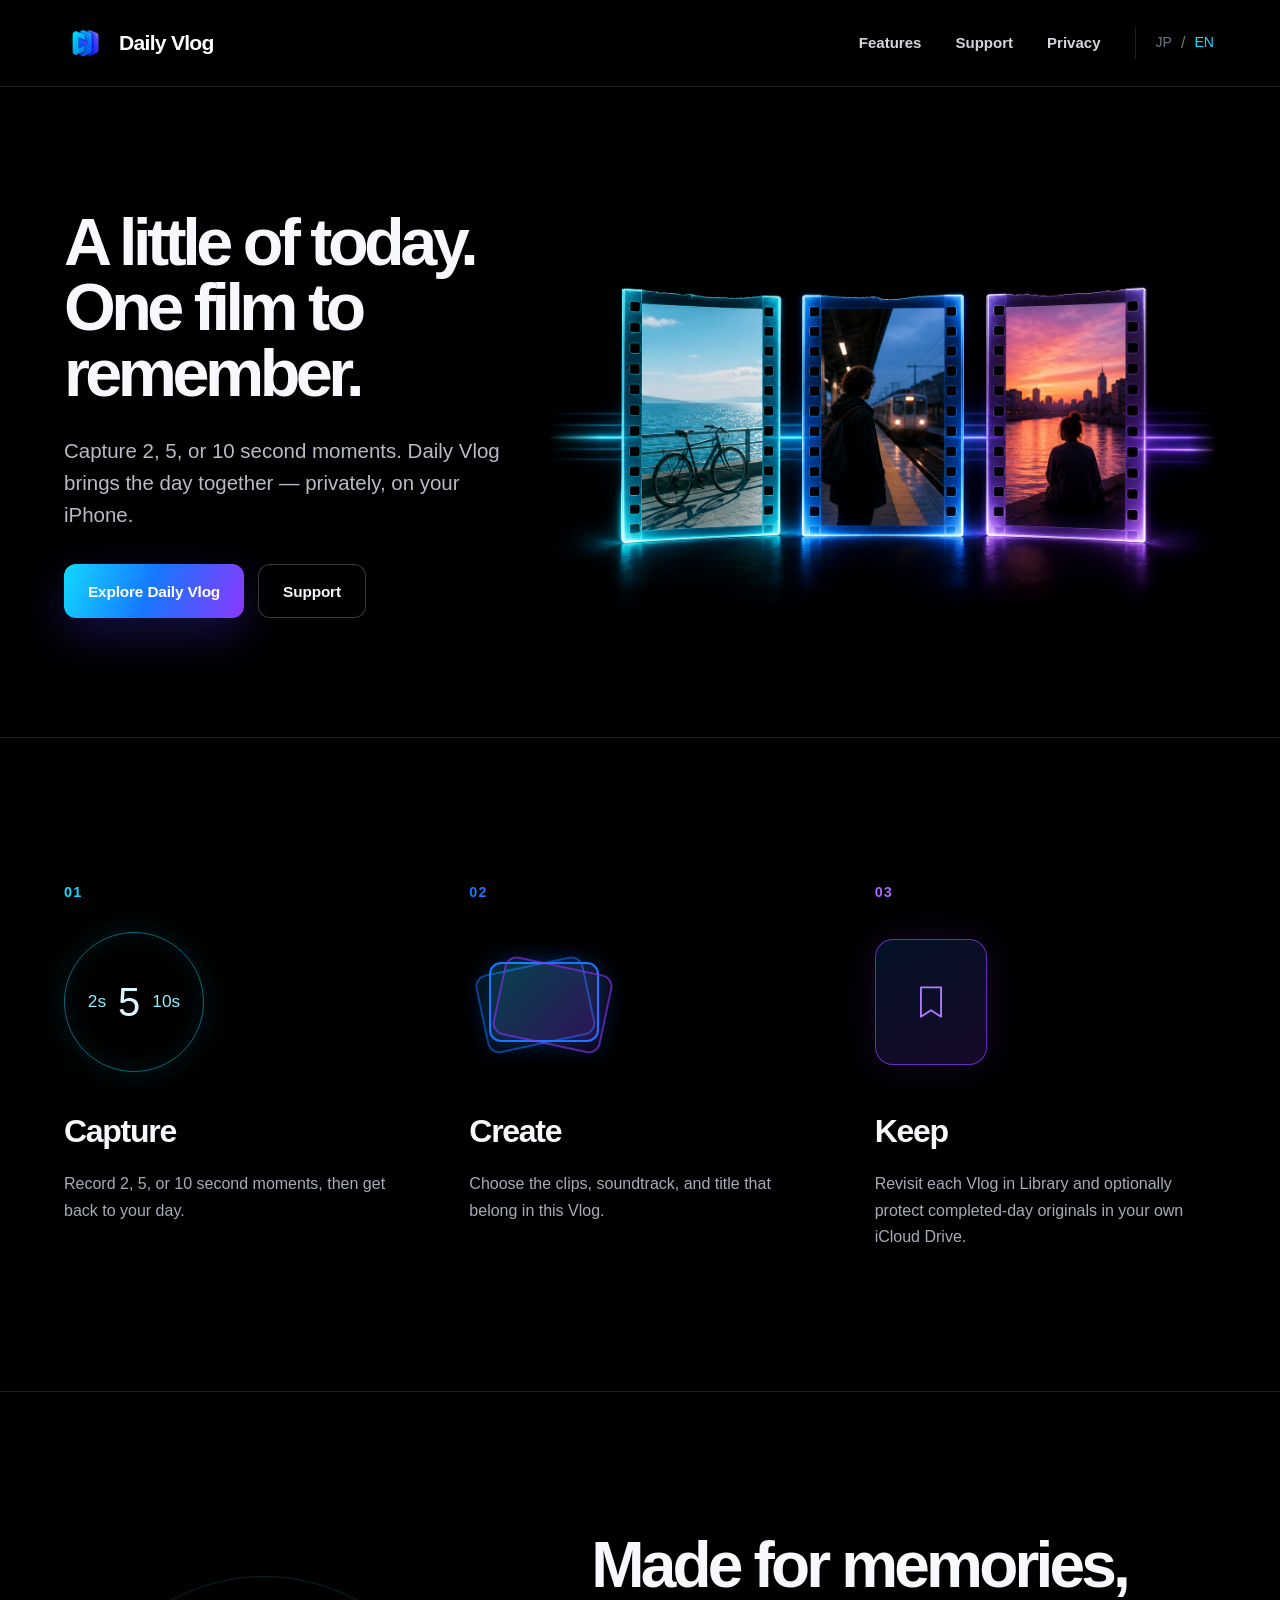
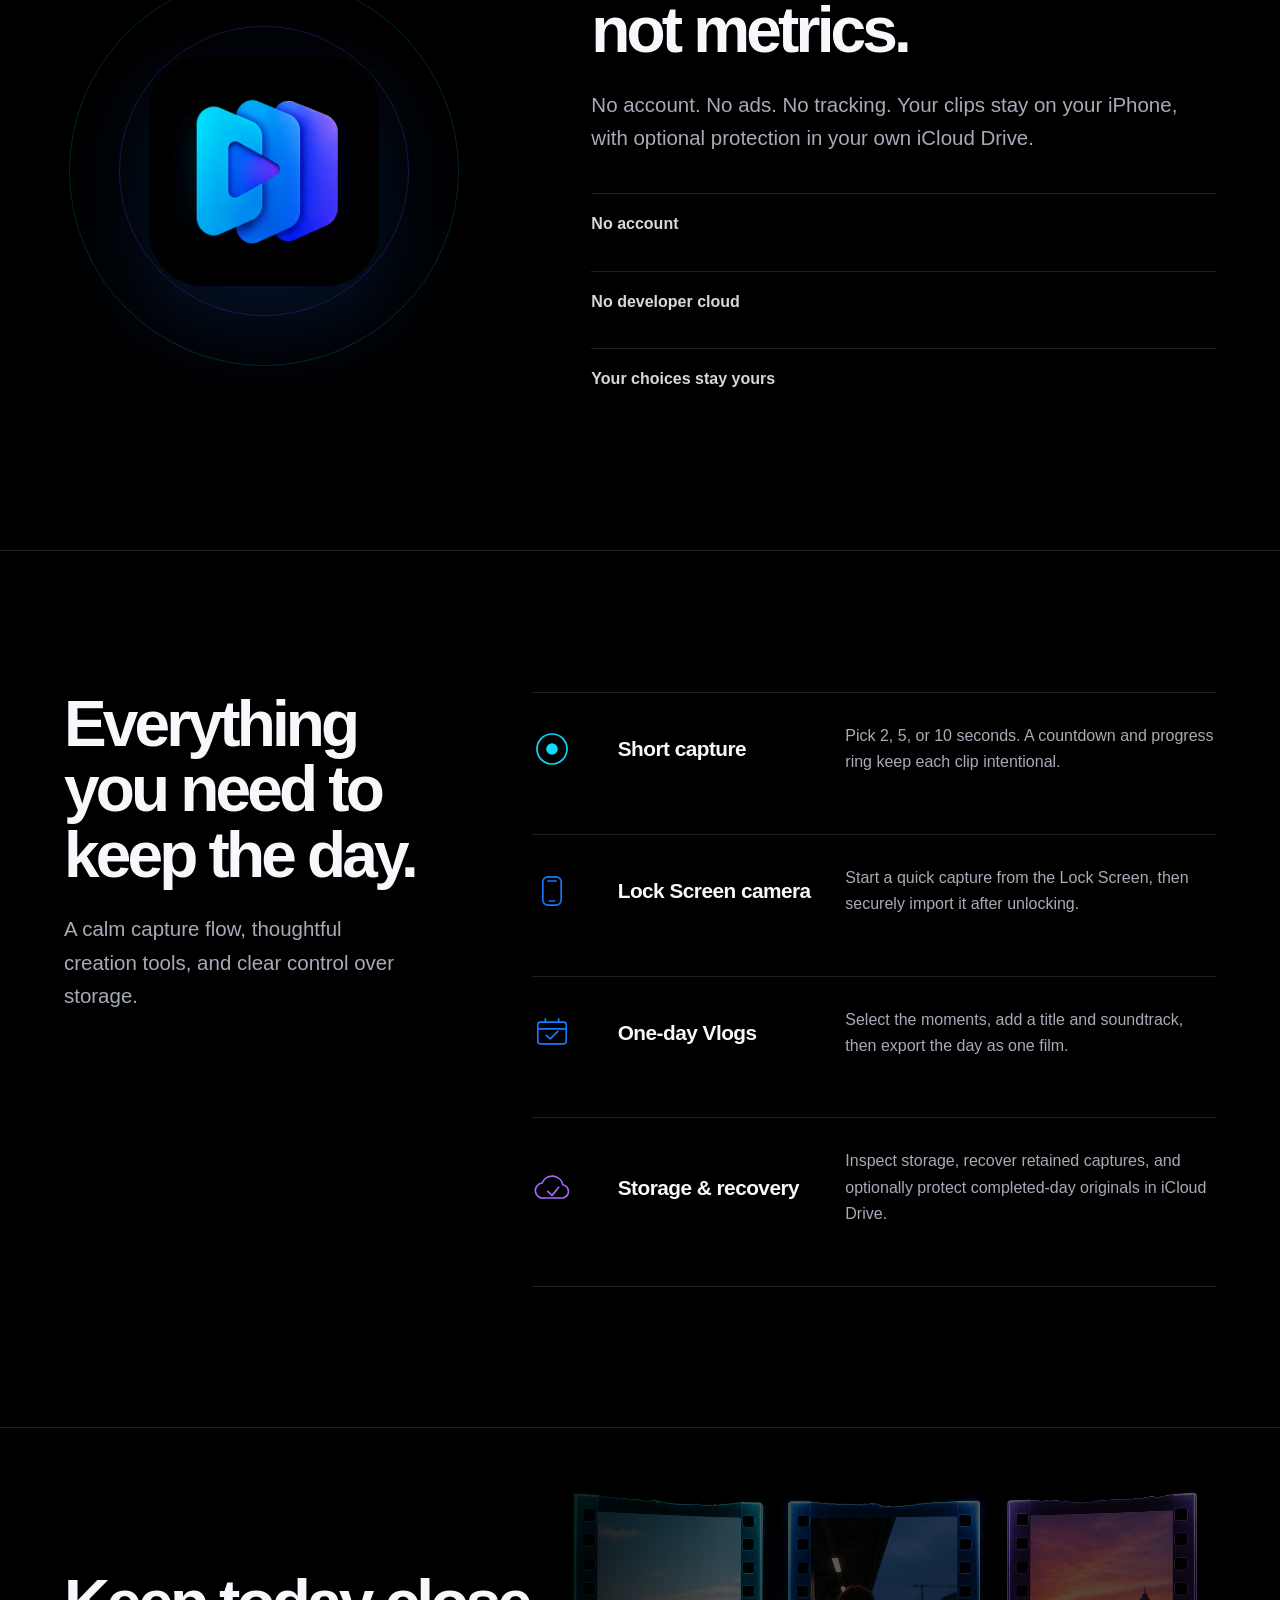
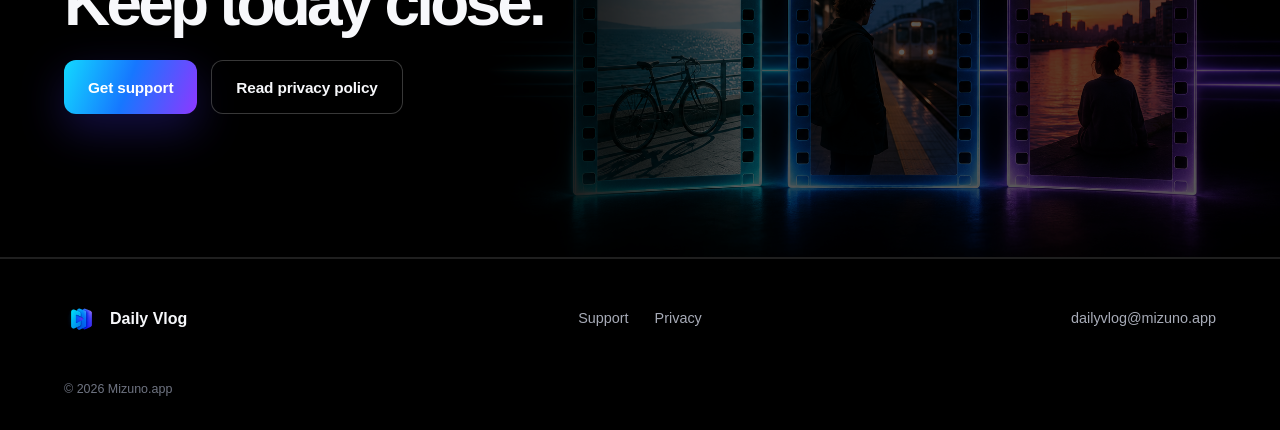
<file: index.html>
<!doctype html>
<html lang="en">
  <head>
    <meta charset="utf-8">
    <meta name="viewport" content="width=device-width, initial-scale=1">
    <meta name="description" content="Daily Vlog turns short moments from your day into a private video journal on iPhone.">
    <meta name="theme-color" content="#000000">
    <meta property="og:type" content="website">
    <meta property="og:title" content="Daily Vlog — A little of today. One film to remember.">
    <meta property="og:description" content="Capture 2, 5, or 10 second moments and keep the day as one private Vlog.">
    <meta property="og:url" content="https://dailyvlog.mizuno.app/">
    <meta property="og:image" content="https://dailyvlog.mizuno.app/assets/app-icon.png">
    <link rel="canonical" href="https://dailyvlog.mizuno.app/">
    <link rel="icon" href="/assets/app-icon.png">
    <link rel="stylesheet" href="/styles.css?v=4">
    <title>Daily Vlog — A little of today. One film to remember.</title>
    <script src="/app.js?v=1" defer></script>
  </head>
  <body data-title-en="Daily Vlog — A little of today. One film to remember." data-title-ja="Daily Vlog — 今日を少しずつ、1本の映像に">
    <a class="skip-link" href="#main">Skip to content</a>
    <div class="shell">
      <header class="topbar">
        <div class="topbar__inner">
          <a class="brand" href="/" aria-label="Daily Vlog home">
            <img src="/assets/app-icon.png" alt="" width="42" height="42">
            <span>Daily Vlog</span>
          </a>
          <button class="menu-button" type="button" aria-expanded="false" aria-label="Open menu" data-menu-button><span></span></button>
          <nav class="nav" aria-label="Primary navigation" data-nav>
            <a href="#features"><span data-lang="en">Features</span><span data-lang="ja" hidden>機能</span></a>
            <a href="/support/"><span data-lang="en">Support</span><span data-lang="ja" hidden>サポート</span></a>
            <a href="/privacy/"><span data-lang="en">Privacy</span><span data-lang="ja" hidden>プライバシー</span></a>
            <div class="lang-switch" aria-label="Language">
              <button type="button" data-lang-button="ja" aria-pressed="false">JP</button><span>/</span><button class="is-active" type="button" data-lang-button="en" aria-pressed="true">EN</button>
            </div>
          </nav>
        </div>
      </header>

      <main id="main">
        <section class="hero">
          <div class="hero__inner">
            <div class="hero__copy" data-reveal>
              <div data-lang="en">
                <h1>A little of today.<br>One film to remember.</h1>
                <p class="hero__lead">Capture 2, 5, or 10 second moments. Daily Vlog brings the day together — privately, on your iPhone.</p>
                <div class="actions">
                  <a class="button button--primary" href="#workflow">Explore Daily Vlog</a>
                  <a class="button button--ghost" href="/support/">Support</a>
                </div>
              </div>
              <div data-lang="ja" hidden>
                <h1>今日を少しずつ。<br>思い出せる1本の映像に。</h1>
                <p class="hero__lead">2秒・5秒・10秒の短い瞬間を撮影。Daily Vlogが、iPhoneの中でその日を1本にまとめます。</p>
                <div class="actions">
                  <a class="button button--primary" href="#workflow">Daily Vlogを見る</a>
                  <a class="button button--ghost" href="/support/">サポート</a>
                </div>
              </div>
            </div>
            <div class="hero__media" data-reveal>
              <img src="/assets/hero-moments.png" alt="Three cinematic moments from an ordinary day" width="1536" height="1024">
            </div>
          </div>
        </section>

        <section class="section" id="workflow">
          <div class="section__inner">
            <div class="workflow">
              <article class="workflow__item" data-reveal>
                <span class="workflow__number">01</span>
                <div class="workflow__visual" aria-hidden="true"><div class="duration-dial"><span>2s</span><strong>5</strong><span>10s</span></div></div>
                <h3><span data-lang="en">Capture</span><span data-lang="ja" hidden>撮る</span></h3>
                <p data-lang="en">Record 2, 5, or 10 second moments, then get back to your day.</p>
                <p data-lang="ja" hidden>2秒・5秒・10秒の短い瞬間を撮って、すぐ日常へ戻れます。</p>
              </article>
              <article class="workflow__item" data-reveal>
                <span class="workflow__number">02</span>
                <div class="workflow__visual" aria-hidden="true"><div class="film-stack"><span></span><span></span><span></span></div></div>
                <h3><span data-lang="en">Create</span><span data-lang="ja" hidden>つくる</span></h3>
                <p data-lang="en">Choose the clips, soundtrack, and title that belong in this Vlog.</p>
                <p data-lang="ja" hidden>残したいクリップ、サウンドトラック、タイトルを選んで1本に。</p>
              </article>
              <article class="workflow__item" data-reveal>
                <span class="workflow__number">03</span>
                <div class="workflow__visual" aria-hidden="true"><div class="keep-mark"><svg viewBox="0 0 48 48" fill="none"><path d="M13 8h22v32L24 33l-11 7V8Z" stroke="currentColor" stroke-width="2" stroke-linejoin="round"/></svg></div></div>
                <h3><span data-lang="en">Keep</span><span data-lang="ja" hidden>残す</span></h3>
                <p data-lang="en">Revisit each Vlog in Library and optionally protect completed-day originals in your own iCloud Drive.</p>
                <p data-lang="ja" hidden>ライブラリで見返し、完成した日の素材は自分のiCloud Driveにも保護できます。</p>
              </article>
            </div>
          </div>
        </section>

        <section class="section">
          <div class="section__inner privacy-story">
            <div class="privacy-story__visual" data-reveal>
              <img src="/assets/app-icon.png" alt="Daily Vlog app icon" width="1024" height="1024">
            </div>
            <div class="privacy-story__copy" data-reveal>
              <div data-lang="en">
                <h2>Made for memories, not metrics.</h2>
                <p class="section__intro">No account. No ads. No tracking. Your clips stay on your iPhone, with optional protection in your own iCloud Drive.</p>
                <ul class="privacy-points"><li>No account</li><li>No developer cloud</li><li>Your choices stay yours</li></ul>
              </div>
              <div data-lang="ja" hidden>
                <h2>数字ではなく、思い出のために。</h2>
                <p class="section__intro">アカウント、広告、トラッキングはありません。クリップはiPhoneに保存され、必要なら自分のiCloud Driveにも保護できます。</p>
                <ul class="privacy-points"><li>アカウント不要</li><li>開発者のクラウドへ送信しない</li><li>データの扱いは自分で選べる</li></ul>
              </div>
            </div>
          </div>
        </section>

        <section class="section" id="features">
          <div class="section__inner features-layout">
            <div data-reveal>
              <h2><span data-lang="en">Everything you need to keep the day.</span><span data-lang="ja" hidden>今日を残すために必要なものを。</span></h2>
              <p class="section__intro" data-lang="en">A calm capture flow, thoughtful creation tools, and clear control over storage.</p>
              <p class="section__intro" data-lang="ja" hidden>穏やかな撮影、丁寧な編集、分かりやすいストレージ管理をひとつに。</p>
            </div>
            <div class="feature-list" data-reveal>
              <article class="feature-row">
                <svg viewBox="0 0 48 48" fill="none" aria-hidden="true"><circle cx="24" cy="24" r="18" stroke="currentColor" stroke-width="2"/><circle cx="24" cy="24" r="7" fill="currentColor"/></svg>
                <h3><span data-lang="en">Short capture</span><span data-lang="ja" hidden>ショート撮影</span></h3>
                <p data-lang="en">Pick 2, 5, or 10 seconds. A countdown and progress ring keep each clip intentional.</p><p data-lang="ja" hidden>2秒・5秒・10秒から選択。カウントダウンと進捗リングで、短く意識的に撮れます。</p>
              </article>
              <article class="feature-row">
                <svg viewBox="0 0 48 48" fill="none" aria-hidden="true"><rect x="13" y="7" width="22" height="34" rx="6" stroke="currentColor" stroke-width="2"/><path d="M19 12h10M21 36h6" stroke="currentColor" stroke-width="2" stroke-linecap="round"/></svg>
                <h3><span data-lang="en">Lock Screen camera</span><span data-lang="ja" hidden>ロック画面カメラ</span></h3>
                <p data-lang="en">Start a quick capture from the Lock Screen, then securely import it after unlocking.</p><p data-lang="ja" hidden>ロック画面からすぐ撮影し、ロック解除後に安全にDaily Vlogへ取り込めます。</p>
              </article>
              <article class="feature-row">
                <svg viewBox="0 0 48 48" fill="none" aria-hidden="true"><rect x="7" y="11" width="34" height="26" rx="3" stroke="currentColor" stroke-width="2"/><path d="M16 11V7M32 11V7M8 19h32M17 27l5 4 9-9" stroke="currentColor" stroke-width="2" stroke-linecap="round" stroke-linejoin="round"/></svg>
                <h3><span data-lang="en">One-day Vlogs</span><span data-lang="ja" hidden>1日1本のVlog</span></h3>
                <p data-lang="en">Select the moments, add a title and soundtrack, then export the day as one film.</p><p data-lang="ja" hidden>残したい瞬間、タイトル、サウンドトラックを選び、その日を1本の映像として書き出します。</p>
              </article>
              <article class="feature-row">
                <svg viewBox="0 0 48 48" fill="none" aria-hidden="true"><path d="M14 36h22a8 8 0 0 0 1-15.9A13 13 0 0 0 12.2 18 9 9 0 0 0 14 36Z" stroke="currentColor" stroke-width="2"/><path d="m19 28 5 5 8-10" stroke="currentColor" stroke-width="2" stroke-linecap="round" stroke-linejoin="round"/></svg>
                <h3><span data-lang="en">Storage &amp; recovery</span><span data-lang="ja" hidden>ストレージと復元</span></h3>
                <p data-lang="en">Inspect storage, recover retained captures, and optionally protect completed-day originals in iCloud Drive.</p><p data-lang="ja" hidden>使用状況の確認、保持された撮影素材の復元、完成日の素材のiCloud保護ができます。</p>
              </article>
            </div>
          </div>
        </section>

        <section class="section closing">
          <div class="section__inner closing__copy" data-reveal>
            <h2><span data-lang="en">Keep today close.</span><span data-lang="ja" hidden>今日を、そばに残そう。</span></h2>
            <div class="actions">
              <a class="button button--primary" href="/support/"><span data-lang="en">Get support</span><span data-lang="ja" hidden>サポートを見る</span></a>
              <a class="button button--ghost" href="/privacy/"><span data-lang="en">Read privacy policy</span><span data-lang="ja" hidden>プライバシーポリシー</span></a>
            </div>
          </div>
        </section>
      </main>

      <footer class="footer">
        <div class="footer__inner">
          <div class="footer__brand"><img src="/assets/app-icon.png" alt="" width="34" height="34"><span>Daily Vlog</span></div>
          <nav aria-label="Footer"><a href="/support/">Support</a><a href="/privacy/">Privacy</a></nav>
          <a class="footer__contact" href="mailto:dailyvlog@mizuno.app">dailyvlog@mizuno.app</a>
        </div>
        <div class="footer__legal">© 2026 Mizuno.app</div>
      </footer>
    </div>
  </body>
</html>
</file>
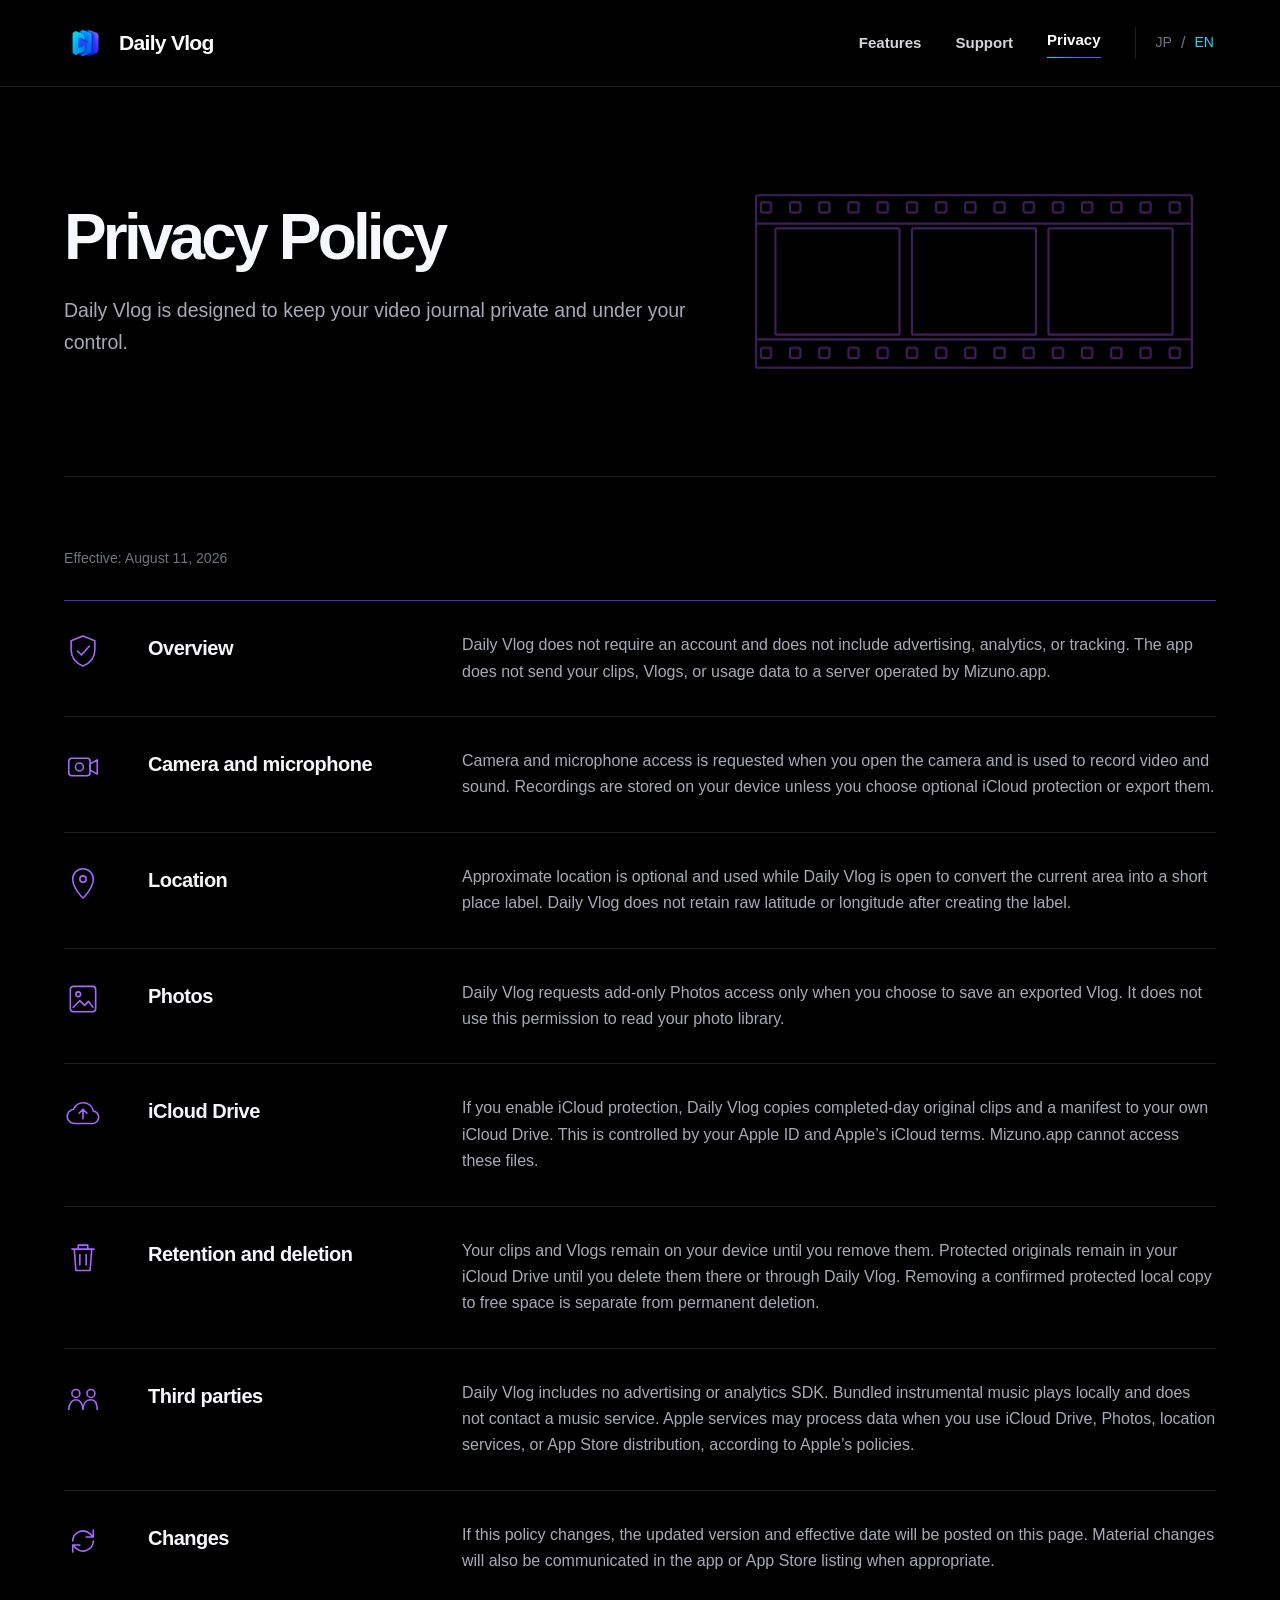
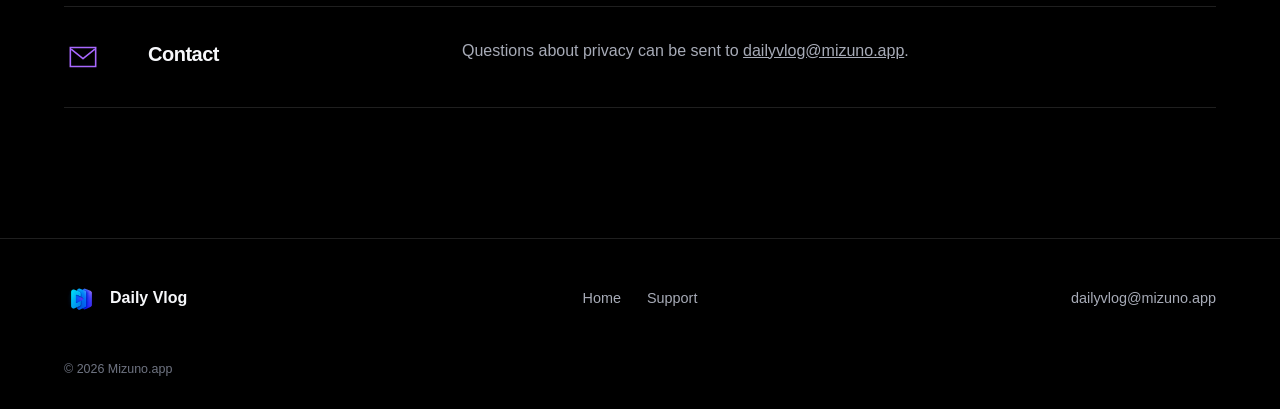
<file: privacy/index.html>
<!doctype html>
<html lang="en">
  <head>
    <meta charset="utf-8"><meta name="viewport" content="width=device-width, initial-scale=1">
    <meta name="description" content="Privacy policy for Daily Vlog on iPhone.">
    <meta name="theme-color" content="#000000"><meta property="og:type" content="website"><meta property="og:title" content="Privacy Policy — Daily Vlog"><meta property="og:url" content="https://dailyvlog.mizuno.app/privacy/">
    <link rel="canonical" href="https://dailyvlog.mizuno.app/privacy/"><link rel="icon" href="/assets/app-icon.png"><link rel="stylesheet" href="/styles.css?v=4">
    <title>Privacy Policy — Daily Vlog</title><script src="/app.js?v=1" defer></script>
  </head>
  <body class="doc--privacy" data-title-en="Privacy Policy — Daily Vlog" data-title-ja="プライバシーポリシー — Daily Vlog">
    <a class="skip-link" href="#main">Skip to content</a><div class="shell">
      <header class="topbar"><div class="topbar__inner"><a class="brand" href="/" aria-label="Daily Vlog home"><img src="/assets/app-icon.png" alt="" width="42" height="42"><span>Daily Vlog</span></a><button class="menu-button" type="button" aria-expanded="false" aria-label="Open menu" data-menu-button><span></span></button><nav class="nav" aria-label="Primary navigation" data-nav><a href="/#features"><span data-lang="en">Features</span><span data-lang="ja" hidden>機能</span></a><a href="/support/"><span data-lang="en">Support</span><span data-lang="ja" hidden>サポート</span></a><a href="/privacy/" aria-current="page"><span data-lang="en">Privacy</span><span data-lang="ja" hidden>プライバシー</span></a><div class="lang-switch" aria-label="Language"><button type="button" data-lang-button="ja" aria-pressed="false">JP</button><span>/</span><button class="is-active" type="button" data-lang-button="en" aria-pressed="true">EN</button></div></nav></div></header>
      <main class="doc-main" id="main">
        <div class="doc-hero"><h1><span data-lang="en">Privacy Policy</span><span data-lang="ja" hidden>プライバシーポリシー</span></h1><p data-lang="en">Daily Vlog is designed to keep your video journal private and under your control.</p><p data-lang="ja" hidden>Daily Vlogは、ビデオ日記をお客様の管理下でプライベートに保つよう設計されています。</p></div>
        <div class="doc-content"><p class="policy-meta"><span data-lang="en">Effective: August 11, 2026</span><span data-lang="ja" hidden>施行日：2026年8月11日</span></p><div class="policy-list">
          <section class="policy-section"><svg viewBox="0 0 48 48" fill="none" aria-hidden="true"><path d="M24 5 39 11v11c0 10-6 17-15 21C15 39 9 32 9 22V11l15-6Z" stroke="currentColor" stroke-width="2"/><path d="m17 24 5 5 10-11" stroke="currentColor" stroke-width="2" stroke-linecap="round" stroke-linejoin="round"/></svg><h2><span data-lang="en">Overview</span><span data-lang="ja" hidden>概要</span></h2><div><p data-lang="en">Daily Vlog does not require an account and does not include advertising, analytics, or tracking. The app does not send your clips, Vlogs, or usage data to a server operated by Mizuno.app.</p><p data-lang="ja" hidden>Daily Vlogはアカウントを必要とせず、広告、アクセス解析、トラッキングを含みません。クリップ、Vlog、利用情報をMizuno.appが運営するサーバーへ送信しません。</p></div></section>
          <section class="policy-section"><svg viewBox="0 0 48 48" fill="none" aria-hidden="true"><rect x="6" y="13" width="27" height="22" rx="4" stroke="currentColor" stroke-width="2"/><path d="m33 20 9-5v18l-9-5v-8Z" stroke="currentColor" stroke-width="2" stroke-linejoin="round"/><circle cx="19.5" cy="24" r="5" stroke="currentColor" stroke-width="2"/></svg><h2><span data-lang="en">Camera and microphone</span><span data-lang="ja" hidden>カメラとマイク</span></h2><div><p data-lang="en">Camera and microphone access is requested when you open the camera and is used to record video and sound. Recordings are stored on your device unless you choose optional iCloud protection or export them.</p><p data-lang="ja" hidden>カメラを開いたときに、映像と音声を記録するためのアクセスを求めます。撮影データは、任意のiCloud保護や書き出しを選ばない限り端末内に保存されます。</p></div></section>
          <section class="policy-section"><svg viewBox="0 0 48 48" fill="none" aria-hidden="true"><path d="M24 43s13-12 13-24a13 13 0 1 0-26 0c0 12 13 24 13 24Z" stroke="currentColor" stroke-width="2"/><circle cx="24" cy="19" r="4" stroke="currentColor" stroke-width="2"/></svg><h2><span data-lang="en">Location</span><span data-lang="ja" hidden>位置情報</span></h2><div><p data-lang="en">Approximate location is optional and used while Daily Vlog is open to convert the current area into a short place label. Daily Vlog does not retain raw latitude or longitude after creating the label.</p><p data-lang="ja" hidden>おおよその位置情報は任意です。Daily Vlogの使用中に現在地を短い場所名へ変換するために使い、場所名の作成後は緯度・経度の生データを保持しません。</p></div></section>
          <section class="policy-section"><svg viewBox="0 0 48 48" fill="none" aria-hidden="true"><rect x="8" y="8" width="32" height="32" rx="4" stroke="currentColor" stroke-width="2"/><circle cx="18" cy="18" r="3" stroke="currentColor" stroke-width="2"/><path d="m11 35 9-9 6 6 5-5 6 8" stroke="currentColor" stroke-width="2" stroke-linejoin="round"/></svg><h2><span data-lang="en">Photos</span><span data-lang="ja" hidden>写真</span></h2><div><p data-lang="en">Daily Vlog requests add-only Photos access only when you choose to save an exported Vlog. It does not use this permission to read your photo library.</p><p data-lang="ja" hidden>書き出したVlogを「写真」へ保存するときだけ、追加専用アクセスを求めます。この許可を写真ライブラリの読み取りには使いません。</p></div></section>
          <section class="policy-section"><svg viewBox="0 0 48 48" fill="none" aria-hidden="true"><path d="M14 36h22a8 8 0 0 0 1-15.9A13 13 0 0 0 12.2 18 9 9 0 0 0 14 36Z" stroke="currentColor" stroke-width="2"/><path d="M24 30V18m-5 5 5-5 5 5" stroke="currentColor" stroke-width="2" stroke-linecap="round" stroke-linejoin="round"/></svg><h2><span data-lang="en">iCloud Drive</span><span data-lang="ja" hidden>iCloud Drive</span></h2><div><p data-lang="en">If you enable iCloud protection, Daily Vlog copies completed-day original clips and a manifest to your own iCloud Drive. This is controlled by your Apple ID and Apple’s iCloud terms. Mizuno.app cannot access these files.</p><p data-lang="ja" hidden>iCloud保護を有効にすると、完成した日のオリジナルクリップと管理情報をご自身のiCloud Driveへコピーします。これはApple IDとAppleのiCloud利用条件に基づいて管理され、Mizuno.appはファイルへアクセスできません。</p></div></section>
          <section class="policy-section"><svg viewBox="0 0 48 48" fill="none" aria-hidden="true"><path d="M10 14h28M18 14V9h12v5m-17 0 2 27h18l2-27M20 21v13m8-13v13" stroke="currentColor" stroke-width="2" stroke-linecap="round" stroke-linejoin="round"/></svg><h2><span data-lang="en">Retention and deletion</span><span data-lang="ja" hidden>保持と削除</span></h2><div><p data-lang="en">Your clips and Vlogs remain on your device until you remove them. Protected originals remain in your iCloud Drive until you delete them there or through Daily Vlog. Removing a confirmed protected local copy to free space is separate from permanent deletion.</p><p data-lang="ja" hidden>クリップとVlogは、お客様が削除するまで端末に残ります。保護済みのオリジナルは、Daily VlogまたはiCloud Driveから削除するまで残ります。容量を空けるため保護確認済みの端末内コピーだけを外す操作は、完全削除とは別です。</p></div></section>
          <section class="policy-section"><svg viewBox="0 0 48 48" fill="none" aria-hidden="true"><circle cx="15" cy="17" r="5" stroke="currentColor" stroke-width="2"/><circle cx="34" cy="17" r="5" stroke="currentColor" stroke-width="2"/><path d="M6 38c0-8 4-13 9-13s9 5 9 13M24 38c0-8 4-13 10-13s8 5 8 13" stroke="currentColor" stroke-width="2"/></svg><h2><span data-lang="en">Third parties</span><span data-lang="ja" hidden>第三者サービス</span></h2><div><p data-lang="en">Daily Vlog includes no advertising or analytics SDK. Bundled instrumental music plays locally and does not contact a music service. Apple services may process data when you use iCloud Drive, Photos, location services, or App Store distribution, according to Apple’s policies.</p><p data-lang="ja" hidden>Daily Vlogには広告・解析SDKがありません。収録されたインストゥルメンタル音楽は端末内で再生され、音楽サービスへ接続しません。iCloud Drive、「写真」、位置情報サービス、App Store配信を使う場合、Appleの方針に基づいてAppleのサービスがデータを処理することがあります。</p></div></section>
          <section class="policy-section"><svg viewBox="0 0 48 48" fill="none" aria-hidden="true"><path d="M11 24a13 13 0 0 1 22-9l4 4m0-9v9h-9M37 24a13 13 0 0 1-22 9l-4-4m0 9v-9h9" stroke="currentColor" stroke-width="2" stroke-linecap="round" stroke-linejoin="round"/></svg><h2><span data-lang="en">Changes</span><span data-lang="ja" hidden>変更</span></h2><div><p data-lang="en">If this policy changes, the updated version and effective date will be posted on this page. Material changes will also be communicated in the app or App Store listing when appropriate.</p><p data-lang="ja" hidden>本ポリシーを変更する場合、このページに更新内容と施行日を掲載します。重要な変更は、必要に応じてアプリ内またはApp Storeの掲載情報でもお知らせします。</p></div></section>
          <section class="policy-section"><svg viewBox="0 0 48 48" fill="none" aria-hidden="true"><path d="M8 12h32v24H8V12Z" stroke="currentColor" stroke-width="2"/><path d="m9 14 15 12 15-12" stroke="currentColor" stroke-width="2" stroke-linejoin="round"/></svg><h2><span data-lang="en">Contact</span><span data-lang="ja" hidden>お問い合わせ</span></h2><div><p data-lang="en">Questions about privacy can be sent to <a href="mailto:dailyvlog@mizuno.app">dailyvlog@mizuno.app</a>.</p><p data-lang="ja" hidden>プライバシーに関するお問い合わせは、<a href="mailto:dailyvlog@mizuno.app">dailyvlog@mizuno.app</a>までお送りください。</p></div></section>
        </div></div>
      </main>
      <footer class="footer"><div class="footer__inner"><div class="footer__brand"><img src="/assets/app-icon.png" alt="" width="34" height="34"><span>Daily Vlog</span></div><nav aria-label="Footer"><a href="/">Home</a><a href="/support/">Support</a></nav><a class="footer__contact" href="mailto:dailyvlog@mizuno.app">dailyvlog@mizuno.app</a></div><div class="footer__legal">© 2026 Mizuno.app</div></footer>
    </div>
  </body>
</html>
</file>
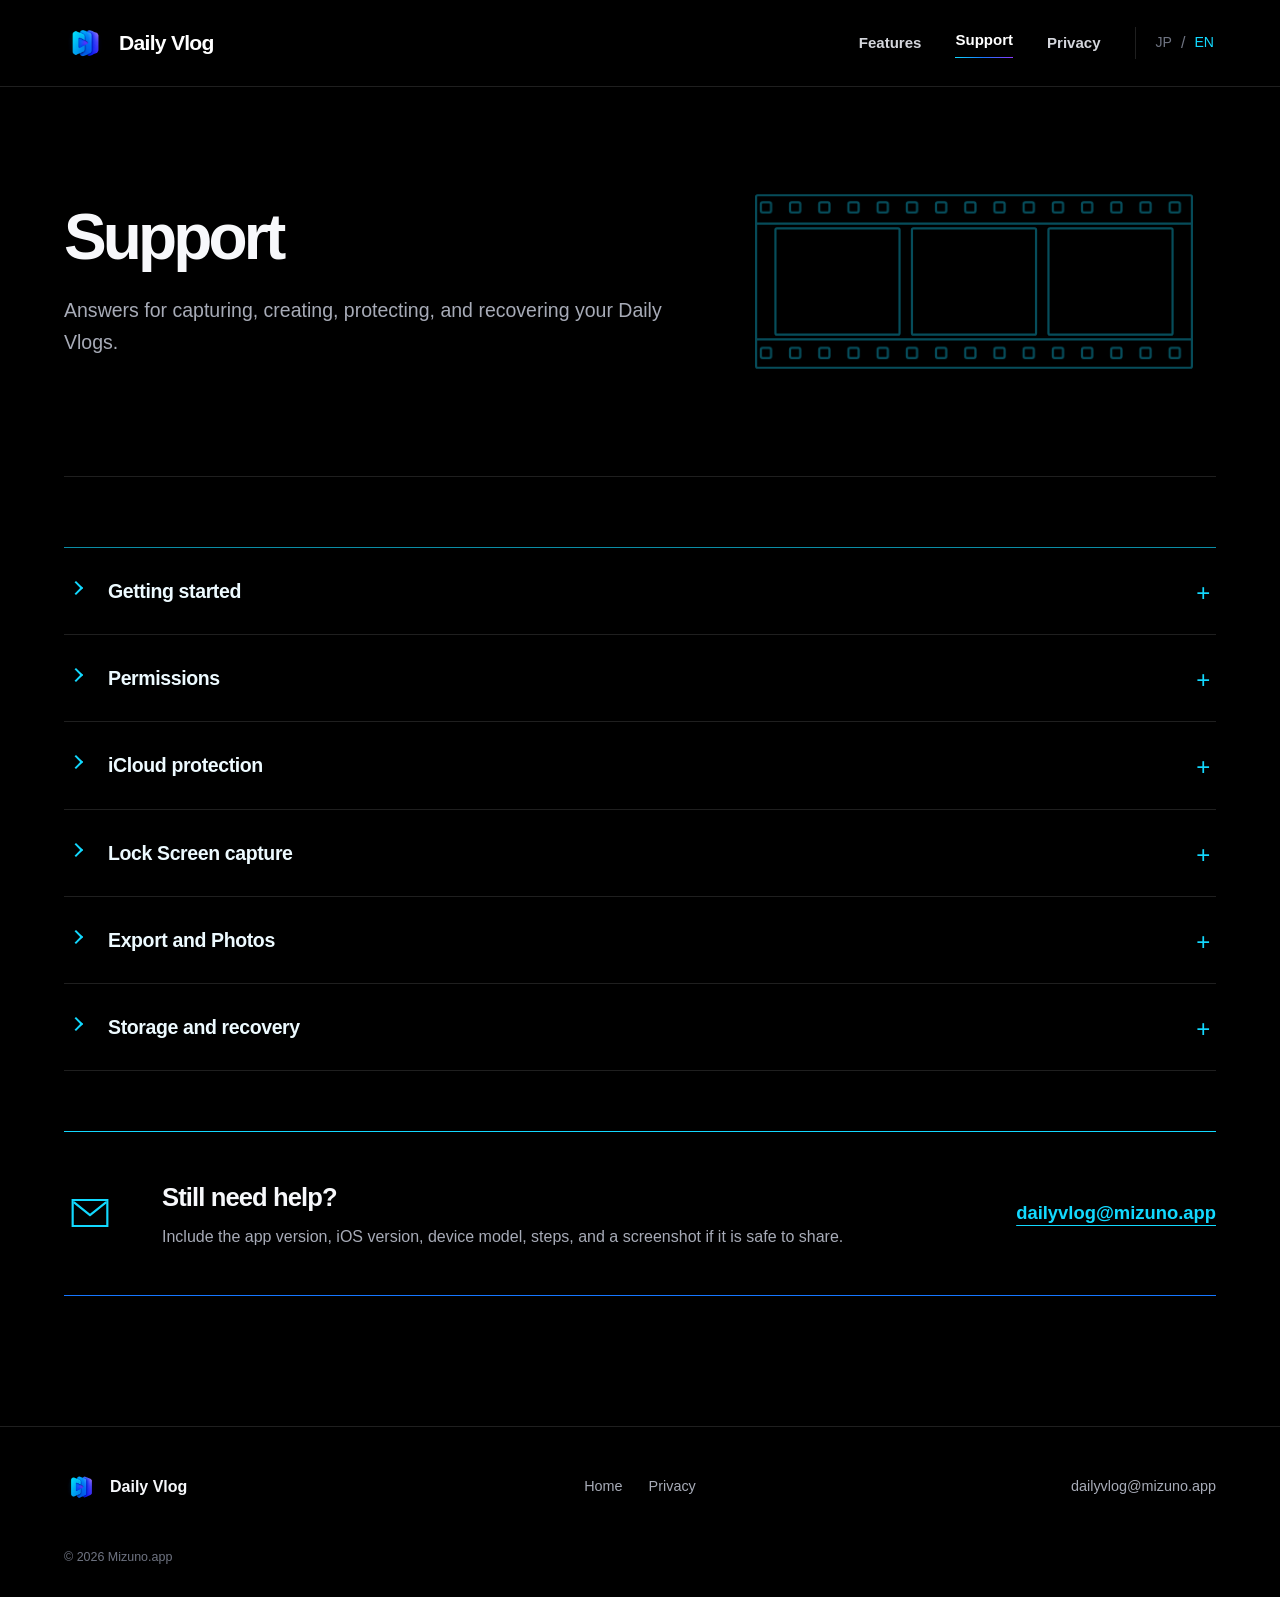
<file: support/index.html>
<!doctype html>
<html lang="en">
  <head>
    <meta charset="utf-8"><meta name="viewport" content="width=device-width, initial-scale=1">
    <meta name="description" content="Help and support for Daily Vlog on iPhone.">
    <meta name="theme-color" content="#000000"><meta property="og:type" content="website"><meta property="og:title" content="Support — Daily Vlog"><meta property="og:url" content="https://dailyvlog.mizuno.app/support/">
    <link rel="canonical" href="https://dailyvlog.mizuno.app/support/"><link rel="icon" href="/assets/app-icon.png"><link rel="stylesheet" href="/styles.css?v=4">
    <title>Support — Daily Vlog</title><script src="/app.js?v=1" defer></script>
  </head>
  <body data-title-en="Support — Daily Vlog" data-title-ja="サポート — Daily Vlog">
    <a class="skip-link" href="#main">Skip to content</a><div class="shell">
      <header class="topbar"><div class="topbar__inner"><a class="brand" href="/" aria-label="Daily Vlog home"><img src="/assets/app-icon.png" alt="" width="42" height="42"><span>Daily Vlog</span></a><button class="menu-button" type="button" aria-expanded="false" aria-label="Open menu" data-menu-button><span></span></button><nav class="nav" aria-label="Primary navigation" data-nav><a href="/#features"><span data-lang="en">Features</span><span data-lang="ja" hidden>機能</span></a><a href="/support/" aria-current="page"><span data-lang="en">Support</span><span data-lang="ja" hidden>サポート</span></a><a href="/privacy/"><span data-lang="en">Privacy</span><span data-lang="ja" hidden>プライバシー</span></a><div class="lang-switch" aria-label="Language"><button type="button" data-lang-button="ja" aria-pressed="false">JP</button><span>/</span><button class="is-active" type="button" data-lang-button="en" aria-pressed="true">EN</button></div></nav></div></header>
      <main class="doc-main" id="main">
        <div class="doc-hero"><h1><span data-lang="en">Support</span><span data-lang="ja" hidden>サポート</span></h1><p data-lang="en">Answers for capturing, creating, protecting, and recovering your Daily Vlogs.</p><p data-lang="ja" hidden>Daily Vlogの撮影・作成・保護・復元についてのご案内です。</p></div>
        <div class="doc-content"><div class="faq-list">
          <details><summary><span data-lang="en">Getting started</span><span data-lang="ja" hidden>はじめに</span></summary><div class="faq-answer"><div data-lang="en"><p>Daily Vlog shows its welcome flow before asking for access. You can continue with setup or choose <strong>Explore First</strong> to look around before deciding.</p><p>When you are ready, open Camera, choose a 2, 5, or 10 second duration, and record a moment. Create a Vlog from the clips you want to keep.</p></div><div data-lang="ja" hidden><p>Daily Vlogは、アクセス許可を求める前にウェルカム画面をご案内します。設定を続けるか、<strong>まず見る</strong>を選んで許可前にアプリを確認できます。</p><p>撮影するときはカメラを開き、2秒・5秒・10秒から長さを選んでください。残したいクリップを選ぶとVlogを作成できます。</p></div></div></details>
          <details><summary><span data-lang="en">Permissions</span><span data-lang="ja" hidden>アクセス許可</span></summary><div class="faq-answer"><div data-lang="en"><ul><li><strong>Camera and microphone:</strong> requested only when you open Camera, for video and sound capture.</li><li><strong>Approximate location:</strong> optional and used while the app is open to add a short place label. Daily Vlog does not keep raw coordinates.</li><li><strong>Photos:</strong> add-only access is used only when you choose to save an exported Vlog.</li></ul><p>You can change permissions in iOS Settings at any time.</p></div><div data-lang="ja" hidden><ul><li><strong>カメラとマイク：</strong>映像と音声の撮影のため、カメラを開いたときだけ許可を求めます。</li><li><strong>おおよその位置情報：</strong>短い場所名を付けるための任意機能です。生の座標は保存しません。</li><li><strong>写真：</strong>書き出したVlogを保存するときだけ、追加専用アクセスを使います。</li></ul><p>許可はiOSの「設定」からいつでも変更できます。</p></div></div></details>
          <details><summary><span data-lang="en">iCloud protection</span><span data-lang="ja" hidden>iCloud保護</span></summary><div class="faq-answer"><div data-lang="en"><p>iCloud protection is optional. When enabled, Daily Vlog can copy completed-day original clips and a small manifest into your own iCloud Drive. The local copy remains until you explicitly choose to free space.</p><p>Mizuno.app does not operate a cloud storage service for Daily Vlog and cannot access your iCloud files.</p></div><div data-lang="ja" hidden><p>iCloud保護は任意です。有効にすると、完成した日のオリジナルクリップと小さな管理情報を、ご自身のiCloud Driveへコピーできます。「容量を空ける」を明示的に選ぶまで、端末内のコピーは残ります。</p><p>Mizuno.appはDaily Vlog用のクラウド保管サービスを運営しておらず、お客様のiCloudファイルへアクセスできません。</p></div></div></details>
          <details><summary><span data-lang="en">Lock Screen capture</span><span data-lang="ja" hidden>ロック画面からの撮影</span></summary><div class="faq-answer"><div data-lang="en"><p>A Lock Screen camera control can capture while your iPhone is locked. For privacy, the clip is imported into Daily Vlog only after you unlock. The circular widget opens Daily Vlog after authentication.</p><p>If an interrupted session is still retained, check <strong>Storage &amp; Recovery</strong> in the app.</p></div><div data-lang="ja" hidden><p>ロック画面のカメラコントロールでは、iPhoneがロック中でも撮影できます。プライバシー保護のため、クリップはロック解除後にDaily Vlogへ取り込まれます。円形ウィジェットは認証後にアプリを開きます。</p><p>中断された撮影が保持されている場合は、アプリの<strong>ストレージと復元</strong>をご確認ください。</p></div></div></details>
          <details><summary><span data-lang="en">Export and Photos</span><span data-lang="ja" hidden>書き出しと写真への保存</span></summary><div class="faq-answer"><div data-lang="en"><p>Export starts only when you ask. Saving to Photos uses add-only access. A high-resolution 4K export may need Daily Vlog to remain in the foreground on devices that cannot complete the GPU work in the background.</p><p>If another app has trouble with HDR, create an SDR sharing copy from Daily Vlog and share that version.</p></div><div data-lang="ja" hidden><p>書き出しはお客様が操作したときだけ始まります。「写真」への保存には追加専用アクセスを使います。バックグラウンドでGPU処理を完了できない端末では、高解像度の4K書き出し中にDaily Vlogを前面に保つ必要があります。</p><p>共有先のアプリがHDRに対応していない場合は、Daily VlogでSDR共有用コピーを作成してお使いください。</p></div></div></details>
          <details><summary><span data-lang="en">Storage and recovery</span><span data-lang="ja" hidden>ストレージと復元</span></summary><div class="faq-answer"><div data-lang="en"><p>Open <strong>Settings → Storage &amp; Recovery</strong> to inspect local and protected items, resume retained work, and manage space. Removing a local copy after confirmed iCloud protection is different from permanently deleting a Vlog or its source material; review the confirmation message before continuing.</p></div><div data-lang="ja" hidden><p><strong>設定 → ストレージと復元</strong>では、端末内と保護済みの項目を確認し、保持された作業の再開や容量管理ができます。iCloud保護を確認した後に端末内コピーだけを外す操作と、Vlogや素材を完全に削除する操作は異なります。実行前の確認文をご確認ください。</p></div></div></details>
        </div>
        <section class="contact-block"><svg viewBox="0 0 48 48" fill="none" aria-hidden="true"><path d="M8 12h32v24H8V12Z" stroke="currentColor" stroke-width="2"/><path d="m9 14 15 12 15-12" stroke="currentColor" stroke-width="2" stroke-linejoin="round"/></svg><div><h2><span data-lang="en">Still need help?</span><span data-lang="ja" hidden>解決しない場合</span></h2><p data-lang="en">Include the app version, iOS version, device model, steps, and a screenshot if it is safe to share.</p><p data-lang="ja" hidden>アプリのバージョン、iOS、端末名、再現手順、安全に共有できる場合はスクリーンショットをお知らせください。</p></div><a href="mailto:dailyvlog@mizuno.app">dailyvlog@mizuno.app</a></section>
        </div>
      </main>
      <footer class="footer"><div class="footer__inner"><div class="footer__brand"><img src="/assets/app-icon.png" alt="" width="34" height="34"><span>Daily Vlog</span></div><nav aria-label="Footer"><a href="/">Home</a><a href="/privacy/">Privacy</a></nav><a class="footer__contact" href="mailto:dailyvlog@mizuno.app">dailyvlog@mizuno.app</a></div><div class="footer__legal">© 2026 Mizuno.app</div></footer>
    </div>
  </body>
</html>
</file>
<file: styles.css>
:root {
  color-scheme: dark;
  --black: #000;
  --surface: #07080c;
  --surface-soft: #0b0d14;
  --text: #f7f8fb;
  --muted: #a7abb7;
  --faint: #6f7482;
  --line: rgba(255, 255, 255, 0.12);
  --line-strong: rgba(255, 255, 255, 0.22);
  --cyan: #12d9ff;
  --blue: #1677ff;
  --violet: #8d38ff;
  --accent: linear-gradient(110deg, var(--cyan), var(--blue) 48%, var(--violet));
  --max: 1220px;
  --page-pad: clamp(24px, 5vw, 72px);
  --radius: 22px;
  --shadow: 0 32px 90px rgba(22, 119, 255, 0.18);
  --font: Inter, ui-sans-serif, -apple-system, BlinkMacSystemFont, "SF Pro Display", "Segoe UI", "Hiragino Sans", "Yu Gothic", sans-serif;
}

*,
*::before,
*::after {
  box-sizing: border-box;
}

html {
  scroll-behavior: smooth;
  background: var(--black);
}

body {
  min-width: 320px;
  margin: 0;
  background: var(--black);
  color: var(--text);
  font-family: var(--font);
  line-height: 1.65;
  -webkit-font-smoothing: antialiased;
  text-rendering: optimizeLegibility;
}

body::before {
  content: "";
  position: fixed;
  inset: 0;
  z-index: -2;
  pointer-events: none;
  background:
    radial-gradient(circle at 72% 10%, rgba(22, 119, 255, 0.09), transparent 34%),
    radial-gradient(circle at 88% 52%, rgba(141, 56, 255, 0.055), transparent 30%);
}

a {
  color: inherit;
}

img {
  display: block;
  max-width: 100%;
  height: auto;
}

button {
  color: inherit;
  font: inherit;
}

[hidden] {
  display: none !important;
}

.skip-link {
  position: fixed;
  top: 12px;
  left: 12px;
  z-index: 100;
  padding: 10px 14px;
  border-radius: 10px;
  background: white;
  color: black;
  transform: translateY(-160%);
}

.skip-link:focus {
  transform: translateY(0);
}

.shell {
  overflow: clip;
}

.topbar {
  position: relative;
  z-index: 20;
  border-bottom: 1px solid var(--line);
  background: rgba(0, 0, 0, 0.86);
  backdrop-filter: blur(22px);
}

.topbar__inner,
.section__inner,
.footer__inner,
.doc-hero,
.doc-content {
  width: min(calc(100% - (var(--page-pad) * 2)), var(--max));
  margin: 0 auto;
}

.topbar__inner {
  min-height: 86px;
  display: flex;
  align-items: center;
  justify-content: space-between;
  gap: 32px;
}

.brand {
  display: inline-flex;
  align-items: center;
  gap: 13px;
  color: white;
  font-size: 1.32rem;
  font-weight: 760;
  letter-spacing: -0.035em;
  text-decoration: none;
}

.brand img {
  width: 42px;
  height: 42px;
  border-radius: 11px;
}

.nav {
  display: flex;
  align-items: center;
  gap: 34px;
}

.nav a {
  color: #d4d6dc;
  font-size: 0.94rem;
  font-weight: 590;
  text-decoration: none;
  transition: color 160ms ease;
}

.nav a:hover,
.nav a:focus-visible,
.nav a[aria-current="page"] {
  color: white;
}

.nav a[aria-current="page"]::after {
  content: "";
  display: block;
  height: 1px;
  margin-top: 5px;
  background: var(--accent);
}

.lang-switch {
  display: inline-flex;
  align-items: center;
  gap: 7px;
  padding-left: 18px;
  border-left: 1px solid var(--line);
}

.lang-switch span {
  color: var(--faint);
}

.lang-switch button {
  padding: 4px 2px;
  border: 0;
  background: transparent;
  color: var(--faint);
  font-size: 0.88rem;
  cursor: pointer;
}

.lang-switch button.is-active {
  color: var(--cyan);
}

.menu-button {
  display: none;
  width: 44px;
  height: 44px;
  align-items: center;
  justify-content: center;
  border: 1px solid var(--line-strong);
  border-radius: 50%;
  background: var(--surface);
}

.menu-button span {
  width: 18px;
  height: 1.5px;
  background: currentColor;
  box-shadow: 0 6px 0 currentColor, 0 -6px 0 currentColor;
}

.hero {
  border-bottom: 1px solid var(--line);
}

.hero__inner {
  width: min(calc(100% - (var(--page-pad) * 2)), 1400px);
  min-height: 650px;
  margin: 0 auto;
  display: grid;
  grid-template-columns: minmax(390px, 0.82fr) minmax(520px, 1.18fr);
  align-items: center;
  gap: 20px;
  padding: 58px 0 54px;
}

.hero__copy {
  position: relative;
  z-index: 2;
  max-width: 650px;
}

h1,
h2,
h3,
p {
  margin-top: 0;
}

.hero h1 {
  max-width: 760px;
  margin-bottom: 28px;
  font-size: clamp(3.45rem, 5.2vw, 5.4rem);
  font-weight: 780;
  letter-spacing: -0.068em;
  line-height: 0.99;
}

.hero__lead {
  max-width: 570px;
  margin-bottom: 34px;
  color: #b8bbc5;
  font-size: clamp(1.05rem, 1.6vw, 1.28rem);
  line-height: 1.55;
}

.actions {
  display: flex;
  flex-wrap: wrap;
  gap: 14px;
}

.button {
  display: inline-flex;
  min-height: 54px;
  align-items: center;
  justify-content: center;
  padding: 0 24px;
  border: 1px solid var(--line-strong);
  border-radius: 12px;
  font-size: 0.96rem;
  font-weight: 690;
  letter-spacing: -0.01em;
  text-decoration: none;
  transition: transform 180ms ease, border-color 180ms ease, box-shadow 180ms ease;
}

.button:hover,
.button:focus-visible {
  transform: translateY(-2px);
  border-color: rgba(255, 255, 255, 0.42);
}

.button--primary {
  border: 0;
  background: var(--accent);
  color: white;
  box-shadow: 0 16px 44px rgba(73, 54, 255, 0.27);
}

.button--ghost {
  background: rgba(0, 0, 0, 0.5);
}

.hero__media {
  position: relative;
  min-width: 0;
}

.hero__media::before {
  content: "";
  position: absolute;
  inset: 12% 8%;
  z-index: -1;
  background: radial-gradient(ellipse, rgba(20, 128, 255, 0.2), transparent 68%);
  filter: blur(24px);
}

.hero__media img {
  width: 100%;
  max-height: 620px;
  object-fit: contain;
  filter: saturate(0.96) contrast(1.03);
  mask-image: linear-gradient(90deg, transparent 0, black 8%, black 96%, transparent 100%);
}

.section {
  padding: clamp(92px, 11vw, 156px) 0;
  border-bottom: 1px solid var(--line);
}

.section h2,
.doc-hero h1 {
  margin-bottom: 24px;
  font-size: clamp(2.8rem, 5vw, 5rem);
  font-weight: 760;
  letter-spacing: -0.06em;
  line-height: 1.02;
}

.section__intro {
  max-width: 690px;
  color: var(--muted);
  font-size: clamp(1.05rem, 1.6vw, 1.3rem);
}

.workflow {
  display: grid;
  grid-template-columns: repeat(3, 1fr);
  gap: clamp(28px, 5vw, 72px);
}

.workflow__item {
  min-width: 0;
}

.workflow__number {
  display: inline-block;
  margin-bottom: 26px;
  color: var(--cyan);
  font-size: 0.9rem;
  font-weight: 760;
  letter-spacing: 0.08em;
}

.workflow__item:nth-child(2) .workflow__number {
  color: var(--blue);
}

.workflow__item:nth-child(3) .workflow__number {
  color: #a868ff;
}

.workflow__visual {
  height: 142px;
  margin-bottom: 32px;
  display: flex;
  align-items: center;
  color: var(--cyan);
}

.duration-dial {
  width: 140px;
  height: 140px;
  display: flex;
  align-items: center;
  justify-content: center;
  gap: 12px;
  border: 1px solid rgba(18, 217, 255, 0.48);
  border-radius: 50%;
  box-shadow: inset 0 0 26px rgba(18, 217, 255, 0.08), 0 0 32px rgba(18, 217, 255, 0.1);
}

.duration-dial span {
  color: #8eeeff;
  font-size: 1.08rem;
}

.duration-dial strong {
  color: #d7f9ff;
  font-size: 2.5rem;
  font-weight: 520;
}

.film-stack {
  position: relative;
  width: 150px;
  height: 110px;
}

.film-stack span {
  position: absolute;
  inset: 15px 20px;
  border: 2px solid var(--blue);
  border-radius: 12px;
  background: linear-gradient(135deg, rgba(18, 217, 255, 0.16), rgba(141, 56, 255, 0.18));
  box-shadow: 0 0 24px rgba(22, 119, 255, 0.2);
}

.film-stack span:nth-child(1) { transform: rotate(-12deg) translate(-9px, 1px); opacity: 0.55; }
.film-stack span:nth-child(2) { transform: rotate(0); }
.film-stack span:nth-child(3) { transform: rotate(12deg) translate(9px, 1px); opacity: 0.62; border-color: var(--violet); }

.keep-mark {
  width: 112px;
  height: 126px;
  display: grid;
  place-items: center;
  border: 1px solid rgba(141, 56, 255, 0.7);
  border-radius: 18px;
  background: linear-gradient(155deg, rgba(22, 119, 255, 0.15), rgba(141, 56, 255, 0.16));
  box-shadow: 0 0 36px rgba(141, 56, 255, 0.14);
}

.keep-mark svg {
  width: 44px;
  color: #b37aff;
}

.workflow h3 {
  margin-bottom: 14px;
  font-size: 2rem;
  font-weight: 710;
  letter-spacing: -0.04em;
}

.workflow p {
  max-width: 330px;
  margin-bottom: 0;
  color: var(--muted);
}

.privacy-story {
  display: grid;
  grid-template-columns: minmax(300px, 0.78fr) minmax(430px, 1.22fr);
  align-items: center;
  gap: clamp(56px, 10vw, 150px);
}

.privacy-story__visual {
  position: relative;
  min-height: 440px;
  display: grid;
  place-items: center;
}

.privacy-story__visual::before,
.privacy-story__visual::after {
  content: "";
  position: absolute;
  border: 1px solid rgba(18, 217, 255, 0.18);
  border-radius: 50%;
}

.privacy-story__visual::before { width: 390px; height: 390px; }
.privacy-story__visual::after { width: 290px; height: 290px; border-color: rgba(141, 56, 255, 0.25); }

.privacy-story__visual img {
  position: relative;
  z-index: 2;
  width: min(58%, 230px);
  border-radius: 24%;
  box-shadow: var(--shadow);
}

.privacy-story__copy h2 {
  max-width: 720px;
}

.privacy-points {
  margin: 38px 0 0;
  padding: 0;
  display: grid;
  gap: 16px;
  list-style: none;
}

.privacy-points li {
  padding: 17px 0;
  border-top: 1px solid var(--line);
  color: #d6d8df;
  font-weight: 620;
}

.features-layout {
  display: grid;
  grid-template-columns: minmax(260px, 0.68fr) minmax(520px, 1.32fr);
  gap: clamp(50px, 9vw, 130px);
}

.feature-list {
  border-top: 1px solid var(--line);
}

.feature-row {
  display: grid;
  grid-template-columns: 58px minmax(170px, 0.7fr) minmax(250px, 1.3fr);
  align-items: center;
  gap: 28px;
  padding: 30px 0;
  border-bottom: 1px solid var(--line);
}

.feature-row::after {
  content: "";
  grid-column: 1 / -1;
  height: 1px;
  margin-bottom: -31px;
  background: var(--accent);
  opacity: 0;
  transform: scaleX(0.5);
  transform-origin: left;
  transition: opacity 180ms ease, transform 220ms ease;
}

.feature-row:hover::after {
  opacity: 0.9;
  transform: scaleX(1);
}

.feature-row svg {
  width: 40px;
  height: 40px;
  color: var(--cyan);
}

.feature-row:nth-child(2) svg,
.feature-row:nth-child(3) svg { color: var(--blue); }
.feature-row:nth-child(4) svg { color: #a868ff; }

.feature-row h3 {
  margin: 0;
  font-size: 1.3rem;
  letter-spacing: -0.025em;
}

.feature-row p {
  margin: 0;
  color: var(--muted);
}

.closing {
  position: relative;
  min-height: 430px;
  display: flex;
  align-items: center;
  overflow: hidden;
}

.closing::after {
  content: "";
  position: absolute;
  inset: 0 0 0 38%;
  background: url("/assets/hero-moments.png") center / cover no-repeat;
  opacity: 0.35;
  mask-image: linear-gradient(90deg, transparent 0, black 30%, black 100%);
}

.closing__copy {
  position: relative;
  z-index: 2;
}

.closing h2 {
  max-width: 520px;
}

.footer {
  border-top: 1px solid var(--line);
}

.footer__inner {
  min-height: 120px;
  display: grid;
  grid-template-columns: 1fr auto 1fr;
  align-items: center;
  gap: 34px;
}

.footer__brand {
  display: flex;
  align-items: center;
  gap: 12px;
  font-weight: 700;
}

.footer__brand img {
  width: 34px;
  height: 34px;
  border-radius: 9px;
}

.footer nav {
  display: flex;
  gap: 26px;
}

.footer nav a,
.footer__contact {
  color: var(--muted);
  font-size: 0.9rem;
  text-decoration: none;
}

.footer__contact {
  justify-self: end;
}

.footer__legal {
  width: min(calc(100% - (var(--page-pad) * 2)), var(--max));
  margin: 0 auto;
  padding: 0 0 30px;
  color: var(--faint);
  font-size: 0.78rem;
}

.doc-main {
  min-height: 70vh;
}

.doc-hero {
  --doc-film-rgb: 18, 217, 255;
  position: relative;
  min-height: 390px;
  display: flex;
  flex-direction: column;
  justify-content: center;
  border-bottom: 1px solid var(--line);
}

.doc-hero::after {
  content: "";
  position: absolute;
  right: 2%;
  width: 38%;
  aspect-ratio: 1.6;
  pointer-events: none;
  background: rgba(var(--doc-film-rgb), 0.34);
  -webkit-mask: url("/assets/film-strip.svg") center / 100% 100% no-repeat;
  mask: url("/assets/film-strip.svg") center / 100% 100% no-repeat;
  filter: drop-shadow(0 0 18px rgba(var(--doc-film-rgb), 0.08));
}

.doc--privacy .doc-hero {
  --doc-film-rgb: 176, 86, 255;
}

.doc-hero h1 {
  position: relative;
  z-index: 1;
  max-width: 790px;
}

.doc-hero p {
  position: relative;
  z-index: 1;
  max-width: 650px;
  margin: 0;
  color: var(--muted);
  font-size: 1.22rem;
}

.doc-content {
  padding: 70px 0 130px;
}

.faq-list {
  border-top: 1px solid rgba(18, 217, 255, 0.65);
}

.faq-list details {
  border-bottom: 1px solid var(--line);
}

.faq-list summary {
  position: relative;
  padding: 27px 54px 27px 44px;
  color: #edfaff;
  font-size: 1.22rem;
  font-weight: 680;
  letter-spacing: -0.02em;
  cursor: pointer;
  list-style: none;
}

.faq-list summary::-webkit-details-marker {
  display: none;
}

.faq-list summary::before {
  content: "";
  position: absolute;
  top: 35px;
  left: 7px;
  width: 10px;
  height: 10px;
  border-right: 2px solid var(--cyan);
  border-bottom: 2px solid var(--cyan);
  transform: rotate(-45deg);
  transition: transform 160ms ease;
}

.faq-list summary::after {
  content: "+";
  position: absolute;
  top: 25px;
  right: 6px;
  color: var(--cyan);
  font-size: 1.5rem;
  font-weight: 350;
}

.faq-list details[open] summary::before {
  transform: rotate(45deg);
}

.faq-list details[open] summary::after {
  content: "−";
}

.faq-answer {
  max-width: 840px;
  padding: 0 44px 30px;
  color: var(--muted);
}

.faq-answer p:last-child,
.faq-answer ul:last-child {
  margin-bottom: 0;
}

.faq-answer li + li {
  margin-top: 8px;
}

.contact-block {
  margin-top: 60px;
  padding: 44px 0;
  display: grid;
  grid-template-columns: 72px 1fr auto;
  align-items: center;
  gap: 26px;
  border-top: 1px solid var(--cyan);
  border-bottom: 1px solid var(--blue);
}

.contact-block svg {
  width: 52px;
  color: var(--cyan);
}

.contact-block h2 {
  margin-bottom: 6px;
  font-size: 1.6rem;
  letter-spacing: -0.035em;
}

.contact-block p {
  margin: 0;
  color: var(--muted);
}

.contact-block > a {
  color: var(--cyan);
  font-size: 1.15rem;
  font-weight: 650;
  text-underline-offset: 6px;
}

.policy-list {
  border-top: 1px solid rgba(141, 56, 255, 0.7);
}

.policy-section {
  display: grid;
  grid-template-columns: 56px minmax(210px, 0.55fr) minmax(340px, 1.45fr);
  gap: 28px;
  align-items: start;
  padding: 31px 0;
  border-bottom: 1px solid var(--line);
}

.policy-section svg {
  width: 38px;
  color: #a868ff;
}

.policy-section h2 {
  margin: 0;
  font-size: 1.25rem;
  letter-spacing: -0.025em;
}

.policy-section p {
  margin: 0;
  color: var(--muted);
}

.policy-section p + p {
  margin-top: 12px;
}

.policy-meta {
  margin-bottom: 30px;
  color: var(--faint);
  font-size: 0.88rem;
}

[data-reveal] {
  opacity: 1;
  transform: none;
}

.js-ready [data-reveal] {
  opacity: 0;
  transform: translateY(18px);
  transition: opacity 620ms ease, transform 620ms ease;
}

.js-ready [data-reveal].is-visible {
  opacity: 1;
  transform: translateY(0);
}

:focus-visible {
  outline: 2px solid var(--cyan);
  outline-offset: 4px;
}

@media (prefers-reduced-motion: reduce) {
  html { scroll-behavior: auto; }
  *, *::before, *::after { transition-duration: 0.01ms !important; animation-duration: 0.01ms !important; }
}

@media (max-width: 980px) {
  .hero__inner {
    grid-template-columns: 1fr;
    min-height: auto;
    padding-top: 86px;
  }

  .hero__copy {
    max-width: 760px;
  }

  .hero__media {
    max-width: 860px;
    margin: -10px auto 0;
  }

  .privacy-story,
  .features-layout {
    grid-template-columns: 1fr;
  }

  .privacy-story__visual {
    min-height: 360px;
    order: 2;
  }

  .features-layout {
    gap: 48px;
  }

  .footer__inner {
    grid-template-columns: 1fr auto;
  }

  .footer nav { order: 3; grid-column: 1 / -1; padding-bottom: 24px; }
}

@media (max-width: 760px) {
  .topbar__inner {
    min-height: 72px;
  }

  .brand {
    font-size: 1.12rem;
  }

  .brand img {
    width: 36px;
    height: 36px;
  }

  .menu-button {
    display: inline-flex;
  }

  .nav {
    position: absolute;
    top: 72px;
    left: 0;
    right: 0;
    display: none;
    align-items: stretch;
    padding: 24px var(--page-pad) 30px;
    flex-direction: column;
    gap: 18px;
    border-bottom: 1px solid var(--line);
    background: rgba(0, 0, 0, 0.97);
  }

  .nav.is-open {
    display: flex;
  }

  .lang-switch {
    padding: 14px 0 0;
    border-top: 1px solid var(--line);
    border-left: 0;
  }

  .hero__inner {
    padding: 64px 0 40px;
  }

  .hero h1 {
    font-size: clamp(3rem, 13vw, 4.4rem);
  }

  .hero__lead {
    font-size: 1.04rem;
  }

  .hero__media img {
    mask-image: linear-gradient(90deg, transparent 0, black 3%, black 97%, transparent 100%);
  }

  .section {
    padding: 86px 0;
  }

  .workflow {
    grid-template-columns: 1fr;
    gap: 70px;
  }

  .workflow__item {
    display: grid;
    grid-template-columns: 120px 1fr;
    gap: 0 26px;
  }

  .workflow__number {
    grid-column: 1 / -1;
  }

  .workflow__visual {
    grid-row: 2 / 5;
    height: 118px;
  }

  .duration-dial { width: 112px; height: 112px; }
  .film-stack { transform: scale(0.82); transform-origin: left center; }
  .keep-mark { width: 92px; height: 106px; }

  .privacy-story__visual::before { width: min(88vw, 350px); height: min(88vw, 350px); }
  .privacy-story__visual::after { width: min(64vw, 255px); height: min(64vw, 255px); }

  .feature-row {
    grid-template-columns: 46px 1fr;
    gap: 14px 18px;
    padding: 26px 0;
  }

  .feature-row p {
    grid-column: 2;
  }

  .closing {
    min-height: 510px;
    align-items: flex-start;
    padding-top: 84px;
  }

  .closing::after {
    inset: 44% -20% 0 15%;
    mask-image: linear-gradient(180deg, transparent 0, black 28%);
  }

  .footer__inner {
    min-height: auto;
    padding: 36px 0 26px;
    grid-template-columns: 1fr;
    gap: 24px;
  }

  .footer nav {
    grid-column: auto;
    padding-bottom: 0;
    flex-wrap: wrap;
  }

  .footer__contact {
    justify-self: start;
  }

  .doc-hero {
    min-height: 340px;
  }

  .doc-hero::after {
    right: 0;
    bottom: 20px;
    width: 52%;
    opacity: 0.7;
  }

  .doc-content {
    padding: 52px 0 90px;
  }

  .faq-list summary {
    padding: 24px 44px 24px 35px;
    font-size: 1.07rem;
  }

  .faq-list summary::before {
    left: 3px;
    top: 32px;
  }

  .faq-list summary::after {
    top: 21px;
  }

  .faq-answer {
    padding: 0 20px 26px 35px;
  }

  .contact-block {
    grid-template-columns: 52px 1fr;
    padding: 34px 0;
  }

  .contact-block svg { width: 40px; }
  .contact-block > a { grid-column: 2; }

  .policy-section {
    grid-template-columns: 44px 1fr;
    gap: 16px 18px;
    padding: 27px 0;
  }

  .policy-section p {
    grid-column: 2;
  }

  .policy-section > div {
    grid-column: 2;
  }
}

@media (max-width: 460px) {
  :root { --page-pad: 20px; }
  .actions { flex-direction: column; align-items: stretch; }
  .button { width: 100%; }
  .workflow__item { grid-template-columns: 98px 1fr; gap: 0 18px; }
  .duration-dial { width: 94px; height: 94px; gap: 7px; }
  .duration-dial strong { font-size: 2rem; }
  .duration-dial span { font-size: 0.86rem; }
  .footer nav { gap: 18px; }
}
</file>
